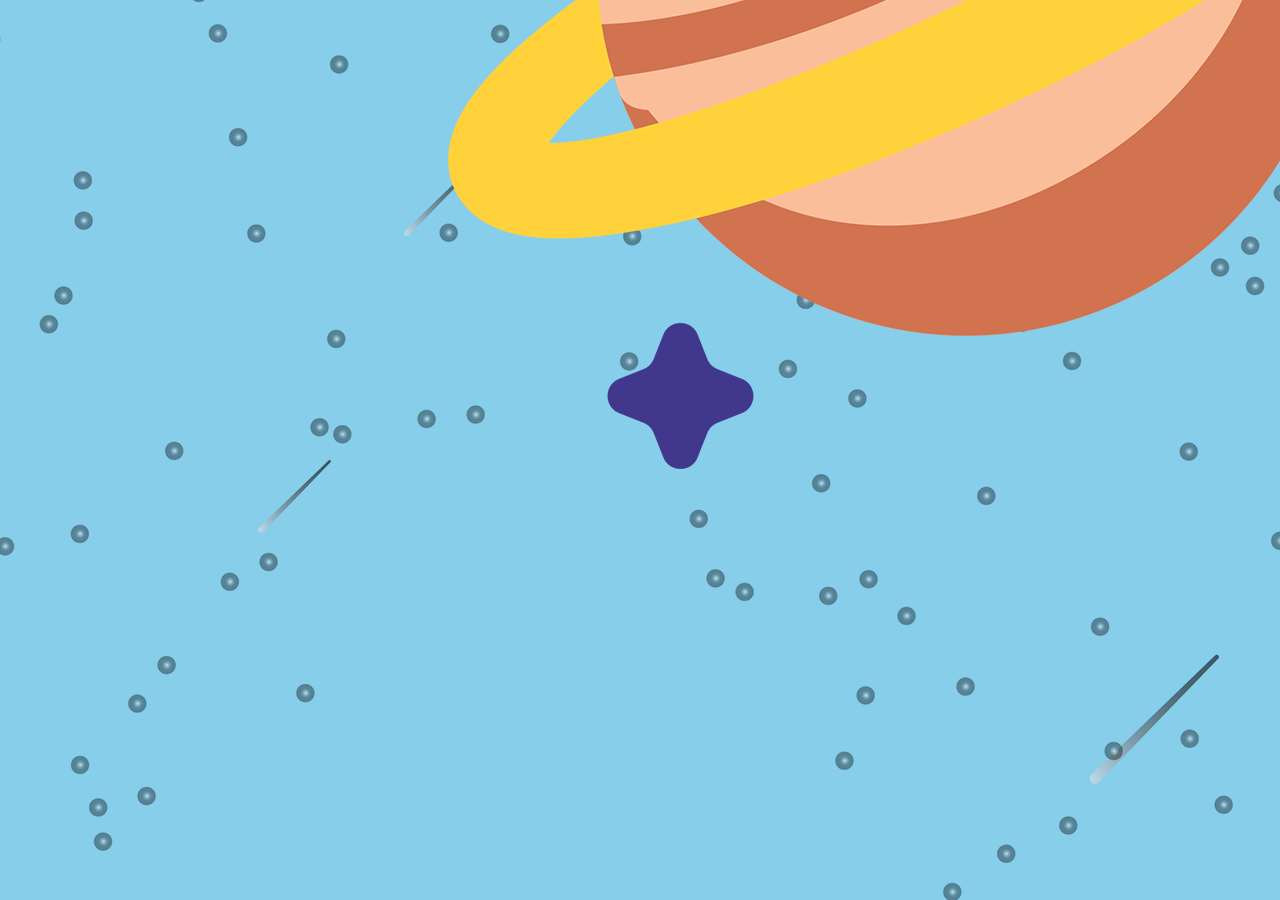
<file: rocketProject.html>
<!DOCTYPE html>
<html lang="en">
<head>
    <meta charset="UTF-8">
    <meta name="viewport" content="width=device-width, initial-scale=1.0">
    <title>Document</title>
    <link rel="stylesheet" href="rocketProject.css">
</head>
<body>
    <div class="container">
        <div class="rocket">
            <img src="rocket.png">
        </div>
        <div class="cody">
            <img src="Cody.png">
        </div>
    </div>
</body>   
</html>
</file>
<file: rocketProject.css>
*{
    margin: 0;
    padding: 0;
}
.container{
    /* border: 2px solid red; */
    height: 100vh;
    width: 100vw;

    background-image: url("Space.png");
    background-color: skyblue;
    animation-name: bgMove;
    animation-duration: 6s;
    animation-fill-mode: forwards;
    
}

.rocket{
    height: 200px;   
    width: 200px;
    border: 2px solid red;  
    position: absolute;
    left: 350px;
    bottom: 150px;
    transform: rotate(45deg);
    /* animation-name: rocketMove;
    animation-duration: 2s;
    animation-timing-function: linear;
    animation-iteration-count: 3; */

    animation: rocketMove 2s linear 3,
               rocketRotate 1s ease-in-out 7.5s forwards,
               rocketup 1s 8.5s forwards;
}

.rocket img{
    height: 100%;
    width: 100%;
}


@keyframes bgMove{
    100%{
        background-position: -50000px;
    }
}

@keyframes rocketMove{
    0%{
        bottom: 150px;
    }
    25%{
        bottom: 200px;
    }
    50%{
        bottom: 150px;
    }
    75%{
        bottom: 100px;
    }
    100%{
        bottom: 150px;
    }
}

@keyframes rocketRotate {
    100%{
        transform: rotate(-45deg);
    }
}

.cody{
    height: 150px;
    width: 150px;
    border: 2px solid red;
    position: absolute; 
    bottom: 150px;
    left: -400px;
    /* animation-name: codyMove;
    animation-duration: 3s;
    animation-fill-mode: forwards;
    animation-delay: 6s; */

    animation: codyMove 3s 4s forwards ,
               codyInRocket 1s 7s forwards;

    /* animatinName , duration , timingfunction,  delay  , fill mode */

    /* animation-name: codyInRocket; */
}

.cody img{
    height: 100%;
      
}

@keyframes codyMove{
    100%{
        left: 300px;
    }
}

@keyframes codyInRocket{
    100%{
        left: 390px;
        transform: scale(0);
    }
}
@keyframes rocketup{
    100%{
        bottom: 1000px;
    }
}
</file>
